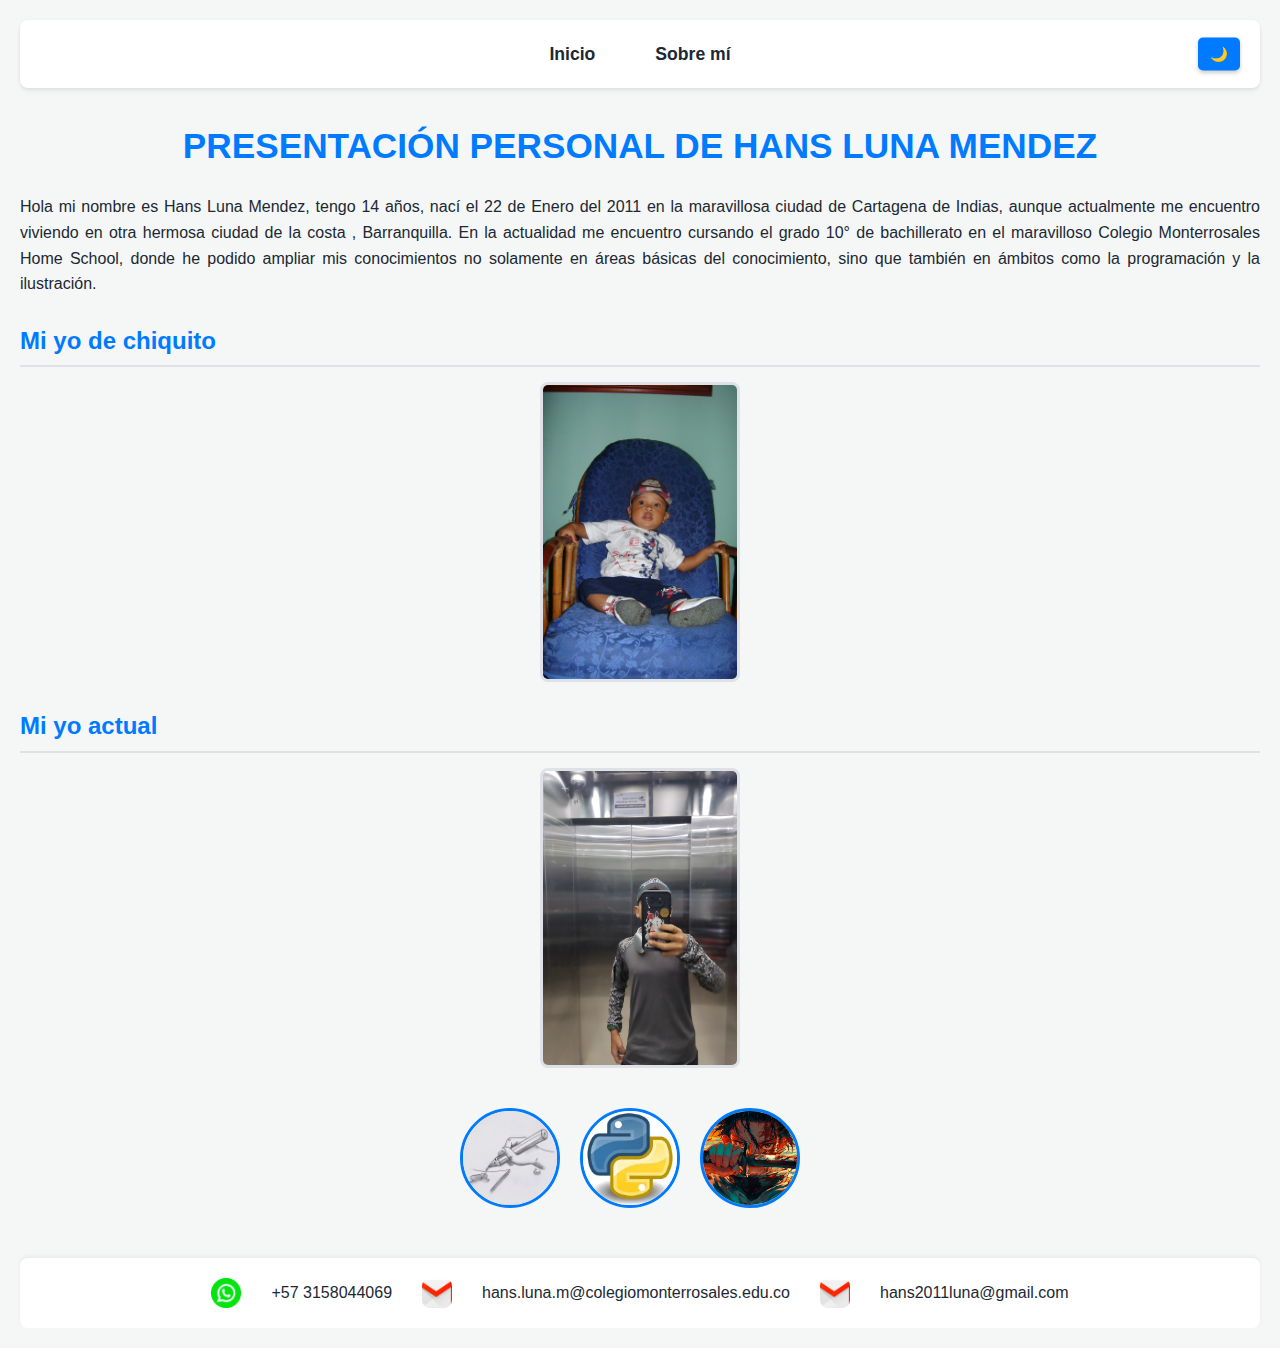
<file: Profundización/index.html>
<!DOCTYPE html>
<html lang="en">
<head>
    <meta charset="UTF-8">
    <meta name="viewport" content="width=device-width, initial-scale=1.0">
    <title>Presentación Personal Hans</title>
    <link rel="stylesheet" href="profundizacion Dw.css">
</head>
<body>
    <header>
       <nav>
            <ul>
                <li><a href="Profundización DW.html">Inicio</a></li>
                <li><a href="sobre mi.html">Sobre mí</a></li> 
            </ul>
        </nav> 
        <button class="dark-mode-toggle" id="darkModeToggle">Modo Oscuro 🌙</button>
    </header>

    <h1>PRESENTACIÓN PERSONAL DE HANS LUNA MENDEZ</h1>

    <P>Hola mi nombre es Hans Luna Mendez, tengo 14 años, nací el 22 de Enero del 2011 en la maravillosa ciudad de Cartagena de Indias, aunque actualmente me encuentro viviendo en otra hermosa ciudad de la costa , Barranquilla. En la actualidad me encuentro cursando el grado 10° de bachillerato en el maravilloso Colegio Monterrosales Home School, donde he podido ampliar mis conocimientos no solamente en áreas básicas del conocimiento, sino que también en ámbitos como la programación y la ilustración.</P>

    <h2>Mi yo de chiquito</h2>
    <img src="Hans c.JPG" alt="" width="200cm" height="300cm">
    <h2>Mi yo actual</h2>
    <img src="hans.jpg" alt="" width="200cm" height="300cm">

    <div class="current-images">
    <a href="Dibujos.html"><img src="dibujo.jpg" width="100cm" height="100cm"></a>
    <a href="Proyectos de Phyton.html"><img src="Phyton.webp" width="100cm" height="100cm"></a>
    <a href="Anime recomendation.html"  ><img src="Anime.png" width="100cm" height="100cm"></a><br>
    </div>
    
    <footer>
        <div class="contact-info">
            <img src="Whatsaap logo.webp" alt="Logo de WhatsApp" width="50" height="50">
            <span>+57 3158044069</span>
            <img src="gmail image.png" alt="" width="50" height="50">
            <span><a href="mailto:hans.luna.m@colegiomonterrosales.edu.co">hans.luna.m@colegiomonterrosales.edu.co</a></span>
            <img src="gmail image.png" alt="" width="50" height="50">
            <span><a href="mailto:hans2011luna@gmail.com">hans2011luna@gmail.com</a></span>
        </div>
    </footer>

    <script src="profundizacion.js"></script>
</body>
</html>
</file>
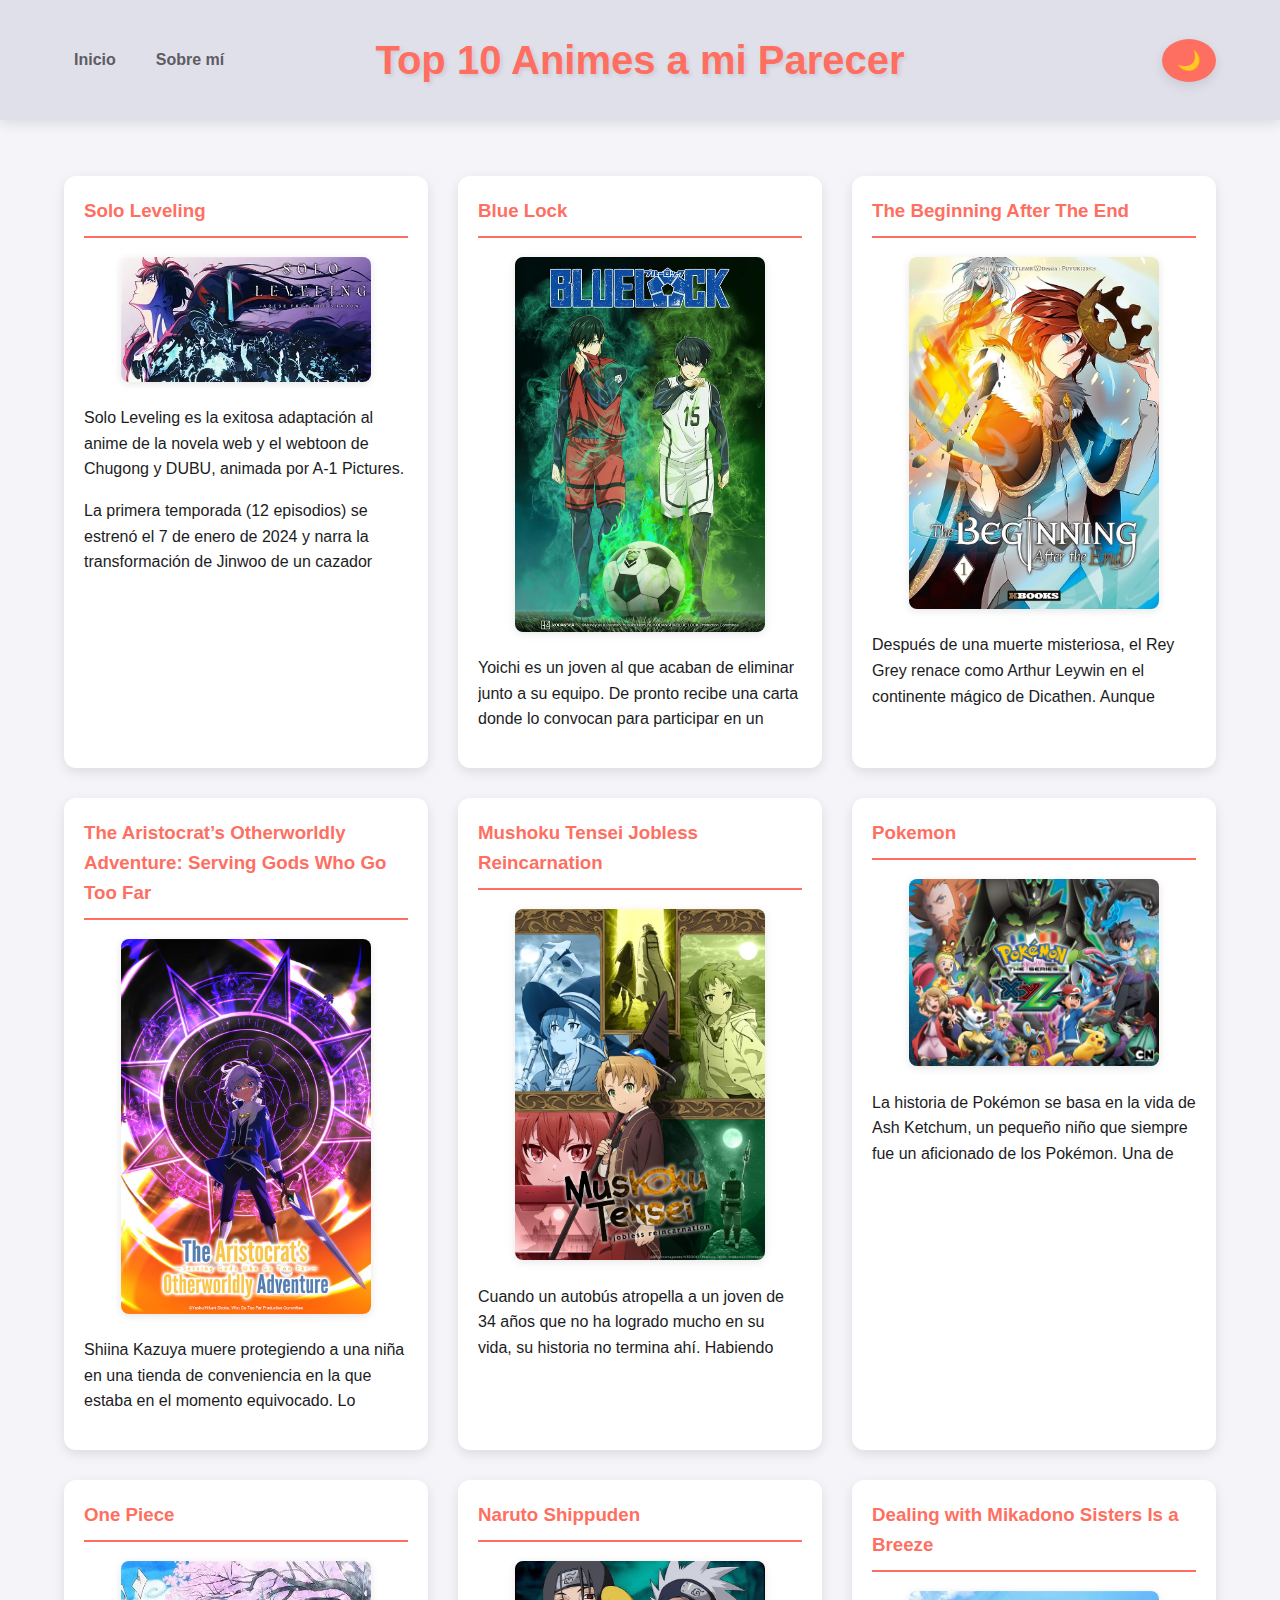
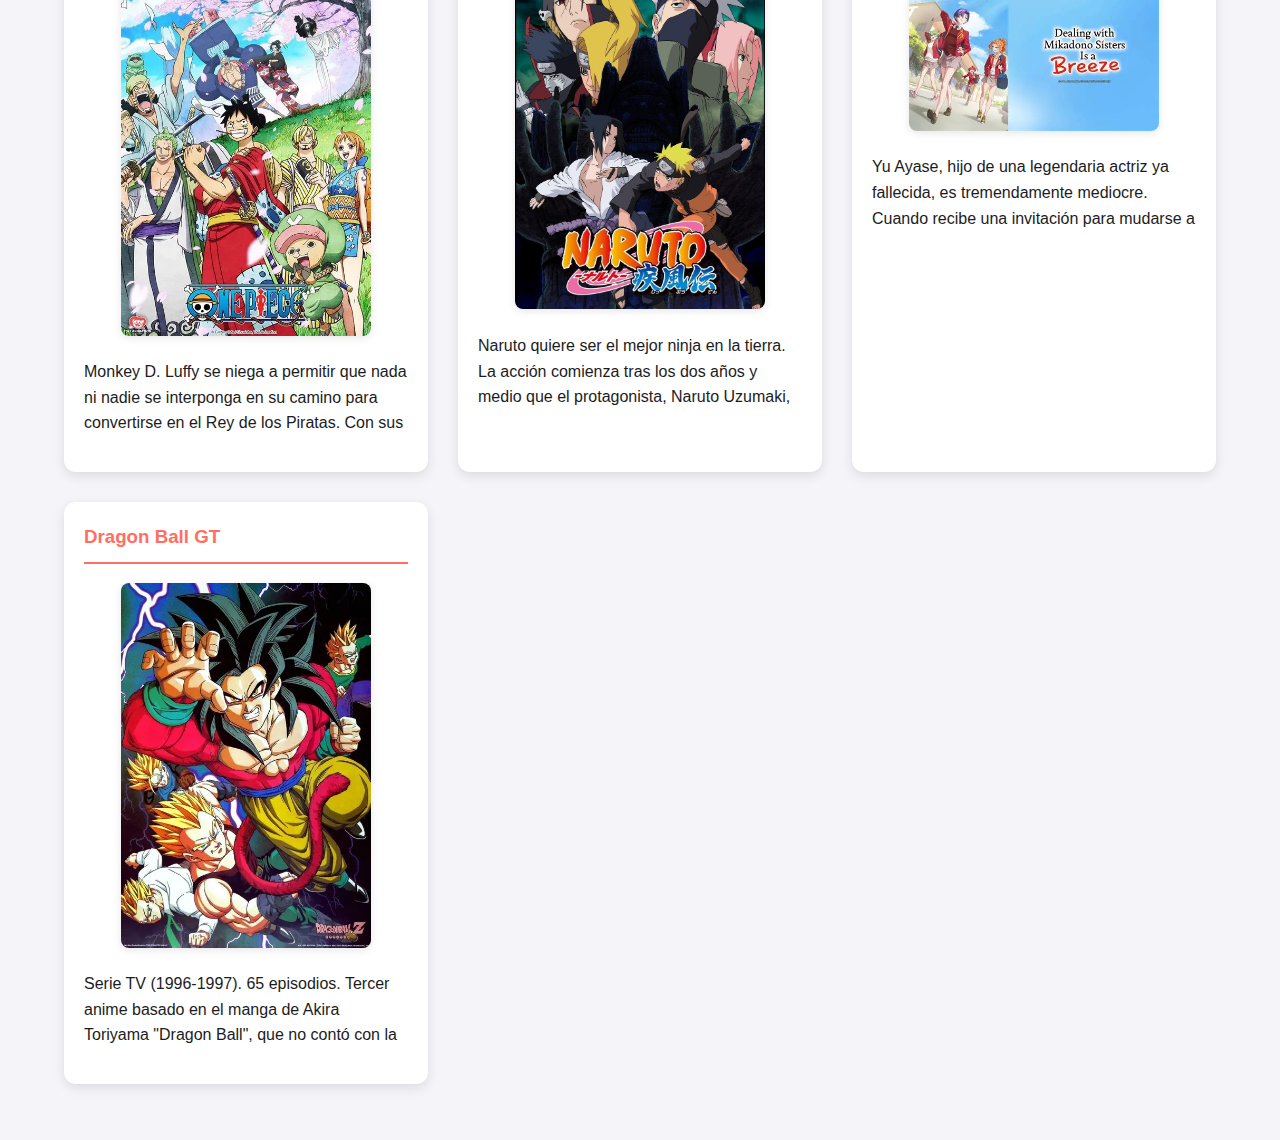
<file: Profundización/Anime recomendation.html>
<!DOCTYPE html>
<html lang="en">
<head>
    <meta charset="UTF-8">
    <meta name="viewport" content="width=device-width, initial-scale=1.0">
    <title>Recomendaciones de Animes</title>
    <link rel="stylesheet" href="Anime.css">
</head>
<body>
     <header>
        <nav>
            <ul>
                <li><a href="Profundización DW.html">Inicio</a></li>
                <li class="nav-item"><a href="sobre mi.html">Sobre mí</a></li>
            </ul>
        </nav>
        
        <h1 class="parallax-header">Top 10 Animes a mi Parecer</h1>
        <button class="dark-mode-toggle" id="darkModeToggle">
            <span id="dark-mode-icon">🌙</span> 
        </button>

    </header>

    <main>
        <ol class="opciones">
            <li class="anime-card">
                <article>
                    <h3>Solo Leveling</h3>
                    <figure>
                        <img src="solo leveling.webp" alt="Póster del anime Solo Leveling" width="200" height="200">
                    </figure>
                    <p>Solo Leveling es la exitosa adaptación al anime de la novela web y el webtoon de Chugong y DUBU, animada por A-1 Pictures. La historia sigue a Sung Jinwoo, el cazador más débil del mundo, que fue elegido por el misterioso "sistema" tras sobrevivir milagrosamente a una incursión mortal en una mazmorra. El sistema le permite subir de nivel más allá de los límites humanos, convirtiéndolo de presa en depredador mientras descubre la oscura verdad que se esconde tras las mazmorras infestadas de monstruos.</p>
                    <p>La primera temporada (12 episodios) se estrenó el 7 de enero de 2024 y narra la transformación de Jinwoo de un cazador indefenso de rango E a una fuerza imparable. Solo Leveling Segunda Temporada -Surge desde las Sombras- (13 episodios) aumenta la tensión cuando Jinwoo domina sus habilidades de nigromante y dirige un ejército de sombras mientras oculta su verdadero poder a sus compañeros cazadores. Su misión definitiva: salvar a su madre y asegurar el futuro de su familia.</p>
                </article>
            </li>
            <li class="anime-card">
                <article>
                    <h3>Blue Lock</h3>
                    <figure>
                        <img src="blue lock.jpe" alt="Póster del anime Blue Lock" width="200" height="300">
                    </figure>
                    <p>Yoichi es un joven al que acaban de eliminar junto a su equipo. De pronto recibe una carta donde lo convocan para participar en un extraño experimento sobre fútbol.</p>
                </article>
            </li>
            <li class="anime-card">
                <article>
                    <h3>The Beginning After The End</h3>
                    <figure>
                        <img src="the begining after the end.jpg" alt="Póster del anime The Beginning After The End" width="200" height="300">
                    </figure>
                    <p>Después de una muerte misteriosa, el Rey Grey renace como Arthur Leywin en el continente mágico de Dicathen. Aunque comienza su segunda vida como un bebé, conserva su sabiduría pasada. Arthur comienza a dominar la magia y a forjar su propio camino a medida que pasan los años, buscando corregir los errores de su vida pasada.</p>
                </article>
            </li>
            <li class="anime-card">
                <article>
                    <h3>The Aristocrat’s Otherworldly Adventure: Serving Gods Who Go Too Far</h3>
                    <figure>
                        <img src="cain.jpg" alt="Póster del anime The Aristocrat’s Otherworldly Adventure" width="200" height="300">
                    </figure>
                    <p>Shiina Kazuya muere protegiendo a una niña en una tienda de conveniencia en la que estaba en el momento equivocado. Lo siguiente que sabe es que está en el tipo de mundo con el que solo ha soñado: ¡un mundo de magia y espadas! Se ha reencarnado como Cain von Silford, el tercer hijo de una familia aristocrática, y rápidamente se interesa por las muchas cosas que ve. Luego, en su quinto cumpleaños, es bautizado en una iglesia según la tradición... ¡y los dioses le otorgan varias bendiciones divinas, junto con estadísticas que solo podrían describirse como inusuales y extraordinarias! En su vida reencarnada, cuando se trata de cosas como batallas, romance y estudios, ¿Aparentemente estar un poco roto es lo normal? Cuando hace el esfuerzo habitual para hacer las cosas de manera puntual y adecuada, solo se mete en problemas... ¡Así comienza la caótica vida de Caín en otro mundo!</p>
                </article>
            </li>
            <li class="anime-card">
                <article>
                    <h3>Mushoku Tensei Jobless Reincarnation</h3>
                    <figure>
                        <img src="rudius.webp" alt="Póster del anime Mushoku Tensei Jobless Reincarnation" width="200" height="300">
                    </figure>
                    <p>Cuando un autobús atropella a un joven de 34 años que no ha logrado mucho en su vida, su historia no termina ahí. Habiendo reencarnado en un niño, Rudy aprovechará cada oportunidad para vivir la vida que siempre quiso. ¡Con la ayuda de sus amigos, unas habilidades mágicas recién adquiridas, y el coraje para hacer las cosas que siempre ha soñado, se embarca en una aventura épica, con su experiencia pasada intacta!</p>
                </article>
            </li>
            <li class="anime-card">
                <article>
                    <h3>Pokemon</h3>
                    <figure>
                        <img src="pokemon.jpg" alt="Póster del anime Pokemon" width="300" height="200">
                    </figure>
                    <p>La historia de Pokémon se basa en la vida de Ash Ketchum, un pequeño niño que siempre fue un aficionado de los Pokémon. Una de sus grandes metas es ser el mejor Maestro de Pokémon que puede existir, gracias a su firme gusto por las batallas y las luchas. Para lograr sus propósitos, Ash debía cumplir con muchos viajes y misiones un tanto complejas.</p>
                </article>
            </li>
            <li class="anime-card">
                <article>
                    <h3>One Piece</h3>
                    <figure>
                        <img src="one piece.webp" alt="Póster del anime One Piece" width="200" height="300">
                    </figure>
                    <p>Monkey D. Luffy se niega a permitir que nada ni nadie se interponga en su camino para convertirse en el Rey de los Piratas. Con sus poderes otorgados por la sobrenatural Fruta del Diablo, el joven y enérgico pirata busca el tesoro legendario conocido como One Piece. Él trazará un rumbo hacia las traicioneras aguas de Grand Line y reclutará un grupo variopinto para conformar sus Piratas de Sombrero de Paja. ¡Este es un capitán que nunca echará anclas hasta que él y sus amigos alcancen sus sueños!</p>
                </article>
            </li>
            <li class="anime-card">
                <article>
                    <h3>Naruto Shippuden</h3>
                    <figure>
                        <img src="naruto.jpg" alt="Póster del anime Naruto Shippuden" width="200" height="300">
                    </figure>
                    <p>Naruto quiere ser el mejor ninja en la tierra. La acción comienza tras los dos años y medio que el protagonista, Naruto Uzumaki, ha pasado entrenando con su maestro Jiraiya. En ella reaparecen todos los personajes de la serie anterior pero con más experiencia y fuerza. Además, la Organización Akatsuki entra en acción, tras su breve aparición en la parte anterior, y se revelan sus objetivos.</p>
                </article>
            </li>
            <li class="anime-card">
                <article>
                    <h3>Dealing with Mikadono Sisters Is a Breeze</h3>
                    <figure>
                        <img src="mikadono.webp" alt="Póster del anime Dealing with Mikadono Sisters Is a Breeze" width="300" height="200">
                    </figure>
                    <p>Yu Ayase, hijo de una legendaria actriz ya fallecida, es tremendamente mediocre. Cuando recibe una invitación para mudarse a casa de una amiga de su madre, Yu se sorprende al descubrir que vivirá con tres hermanas superdotadas que son tan hermosas como inteligentes... y que gobiernan su nuevo instituto como las Tres Emperadoras. ¿Conseguirá Yu derretir los fríos corazones de las hermanas y cumplir el último deseo de su madre, que forme una familia feliz?</p>
                </article>
            </li>
            <li class="anime-card">
                <article>
                    <h3>Dragon Ball GT</h3>
                    <figure>
                        <img src="dragon ball gt.webp" alt="Póster del anime Dragon Ball GT" width="200" height="300">
                    </figure>
                    <p>Serie TV (1996-1997). 65 episodios. Tercer anime basado en el manga de Akira Toriyama "Dragon Ball", que no contó con la implicación de su creador y fué hecho directamente por la productora Toei Animation. La historia nos mostraba cómo Goku volvía por una maldición a su más tierna infancia -aunque conservando todo su poder- y, acompañado por Trunks -hijo de Vegeta y Bulma- y Pan, nieta del propio protagonista, debía volver a su tamaño normal recuperando las siete Bolas de Dragón. Consta de varias etapas: Dragones, Baby Vegeta y Super-17.</p>
                </article>
            </li>
        </ol>
    </main>
    <script src="Anime.js"></script>
</body>
</html>
</file>
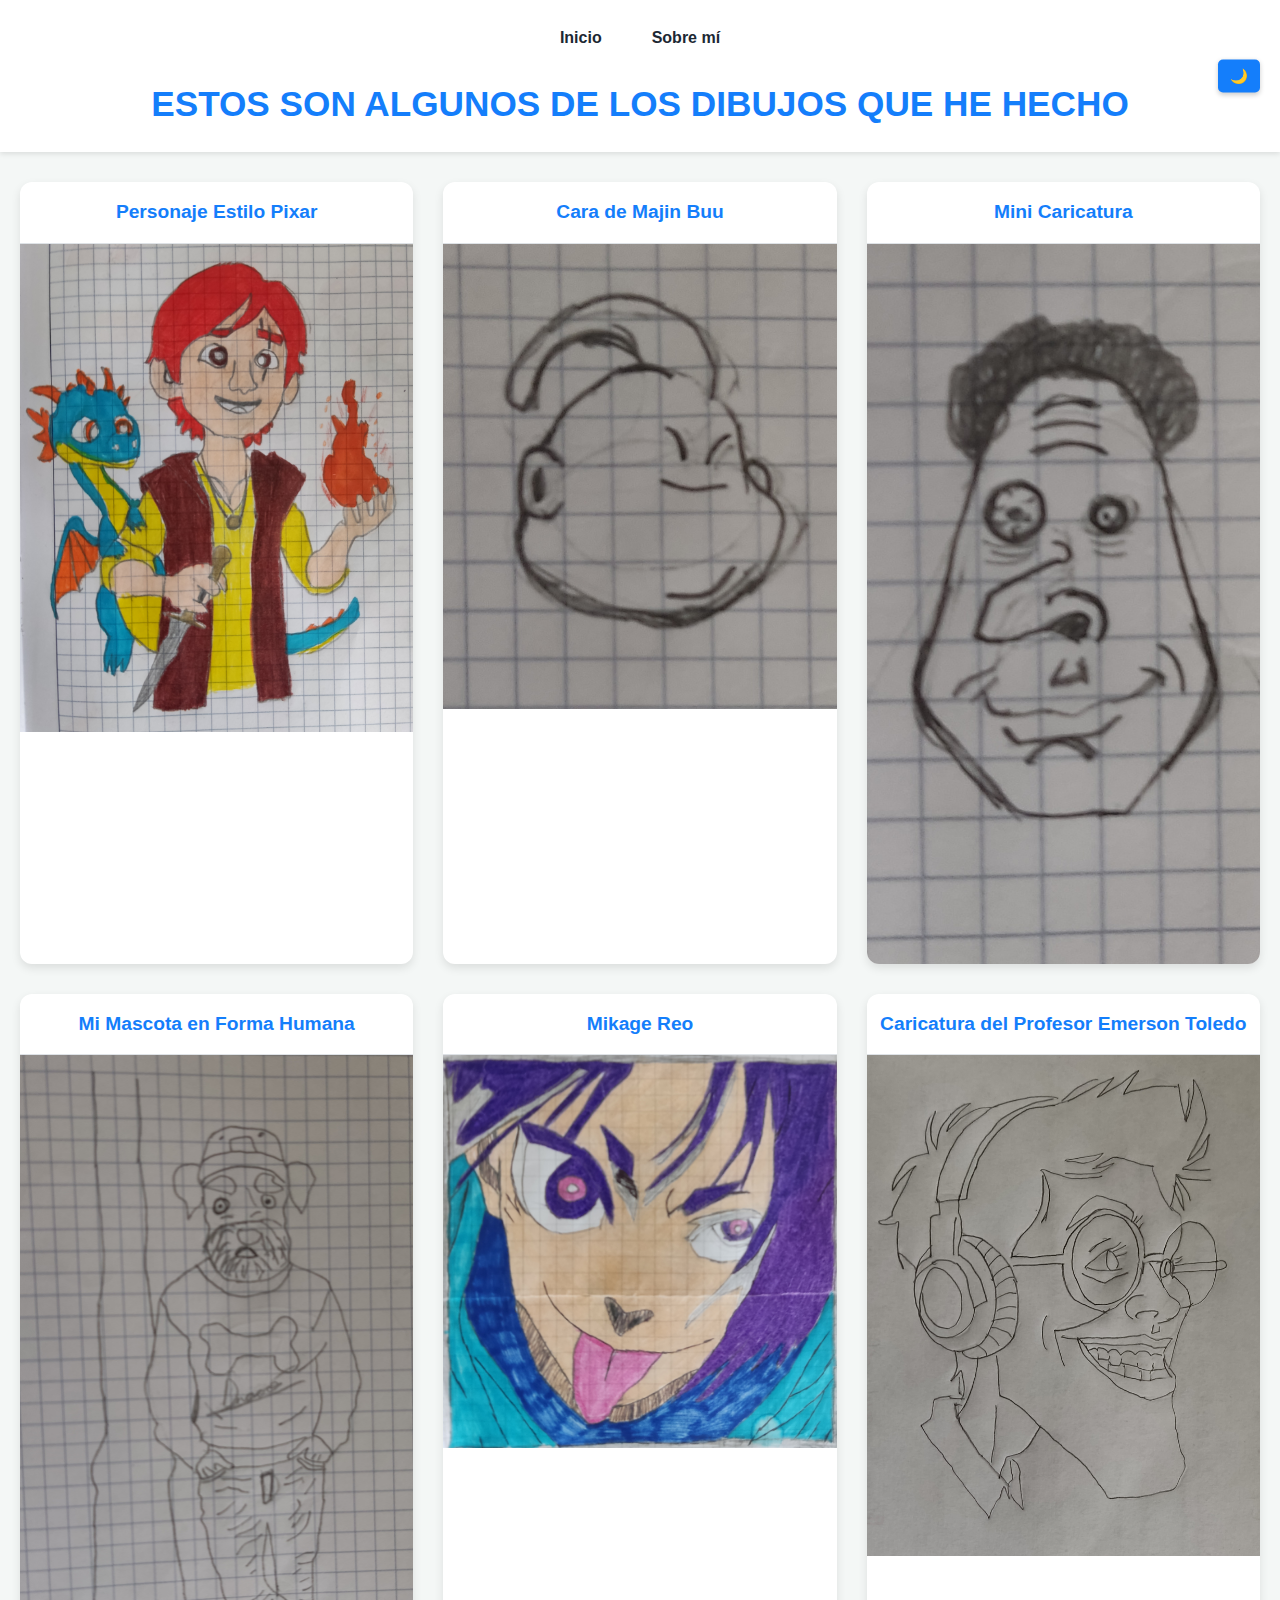
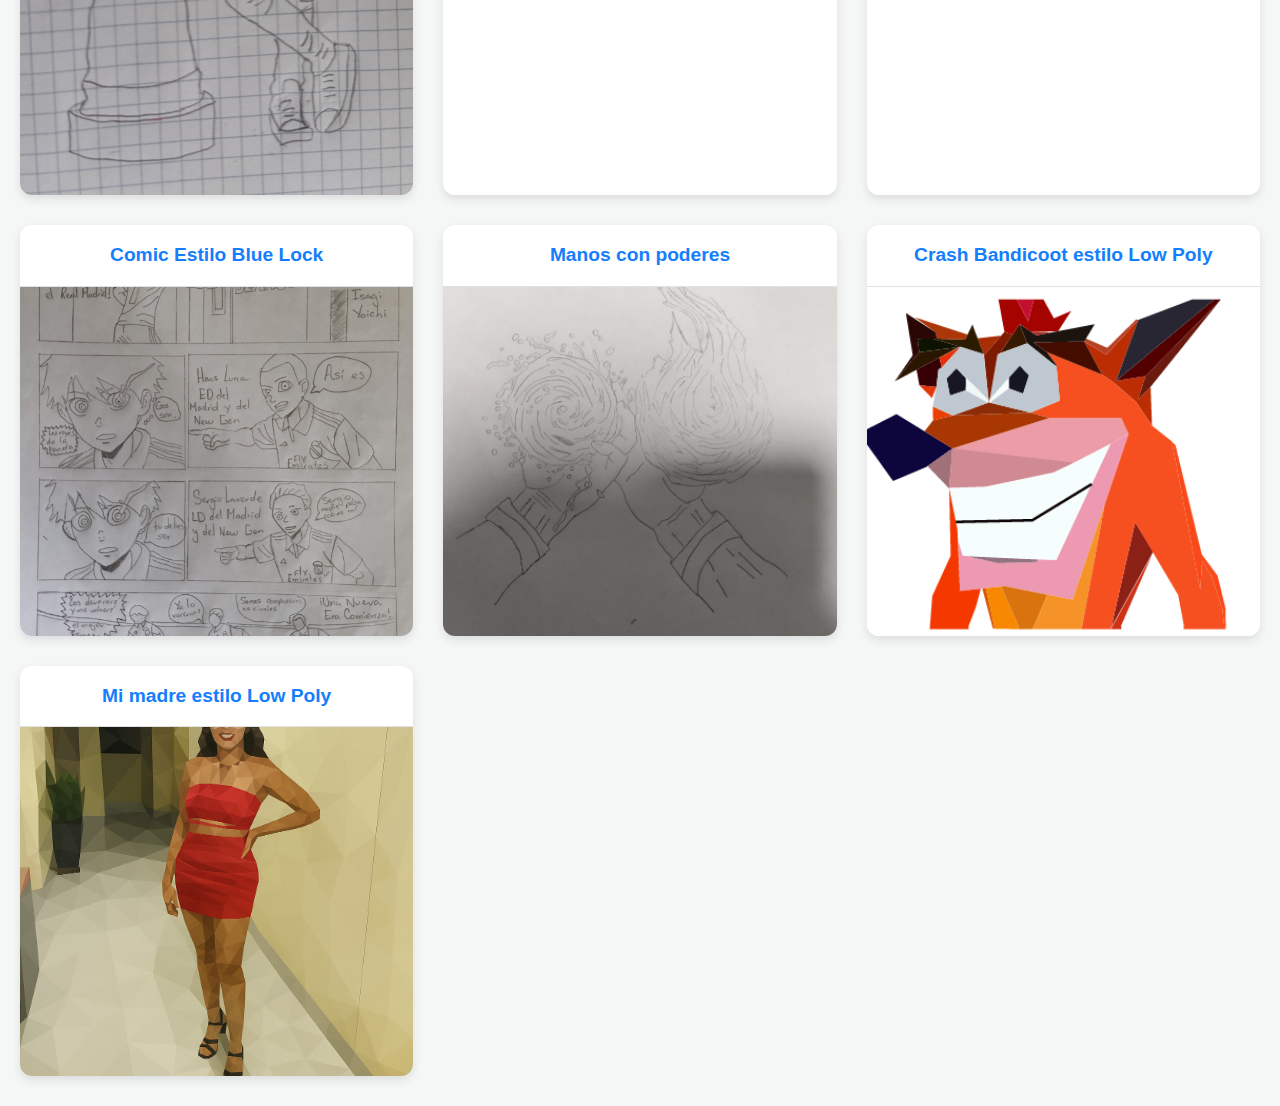
<file: Profundización/Dibujos.html>
<!DOCTYPE html>
<html lang="en">
<head>
    <meta charset="UTF-8">
    <meta name="viewport" content="width=device-width, initial-scale=1.0">
    <title>Dibujos</title>
    <link rel="stylesheet" href="Dibujos.css">
</head>
<body>
     <header>
        <nav>
            <ul>
                <li><a href="Profundización DW.html">Inicio</a></li>
                <li><a href="sobre mi.html">Sobre mí</a></li>
            </ul>
        </nav>
        <button class="dark-mode-toggle" id="darkModeToggle">Modo Oscuro 🌙</button>
        <h1>ESTOS SON ALGUNOS DE LOS DIBUJOS QUE HE HECHO</h1>
    </header>

    <main>
        <section class="gallery">
            <ol>
                <li>
                    <figure>
                        <h3>Personaje Estilo Pixar</h3>
                        <img src="Pixar.jpg" alt="Dibujo de un personaje al estilo de Pixar" width="300" height="300">
                    </figure>
                </li>
                <li>
                    <figure>
                        <h3>Cara de Majin Buu</h3>
                        <img src="Majin Buu.jpg" alt="Dibujo de la cara de Majin Buu" width="300" height="300">
                    </figure>
                </li>
                <li>
                    <figure>
                        <h3>Mini Caricatura</h3>
                        <img src="Caricatura.jpg" alt="Dibujo de una mini caricatura" width="300" height="300">
                    </figure>
                </li>
                <li>
                    <figure>
                        <h3>Mi Mascota en Forma Humana</h3>
                        <img src="Draco.jpg" alt="Dibujo de la mascota del autor en forma humana" width="300" height="300">
                    </figure>
                </li>
                <li>
                    <figure>
                        <h3>Mikage Reo</h3>
                        <img src="Reo.jpg" alt="Dibujo del personaje Mikage Reo" width="300" height="300">
                    </figure>
                </li>
                <li>
                    <figure>
                        <h3>Caricatura del Profesor Emerson Toledo</h3>
                        <img src="Profe.jpg" alt="Caricatura del profesor Emerson Toledo" width="300" height="300">
                    </figure>
                </li>
                <li>
                    <figure>
                        <h3>Comic Estilo Blue Lock</h3>
                        <img src="Comic.jpg" alt="Cómic estilo Blue Lock" width="550" height="550">
                    </figure>
                </li>
                <li>
                    <figure>
                        <h3>Manos con poderes</h3>
                        <img src="Mano con poderes.jpg" alt="" width="550" height="550">
                    </figure>
                </li>
                
                <li>
                    <figure>
                        <h3>Crash Bandicoot estilo Low Poly</h3>
                        <img src="crash bandicoot.PNG" alt="" width="550" height="550">
                    </figure>
                </li>
                
                <li>
                    <figure>
                        <h3>Mi madre estilo Low Poly</h3>
                        <img src="mami.png" alt="" width="550" height="550">
                    </figure>
                </li>
            </ol>
        </section>
    </main>
    <script src="Dibujos.js"></script>
</body>
</html>
</file>
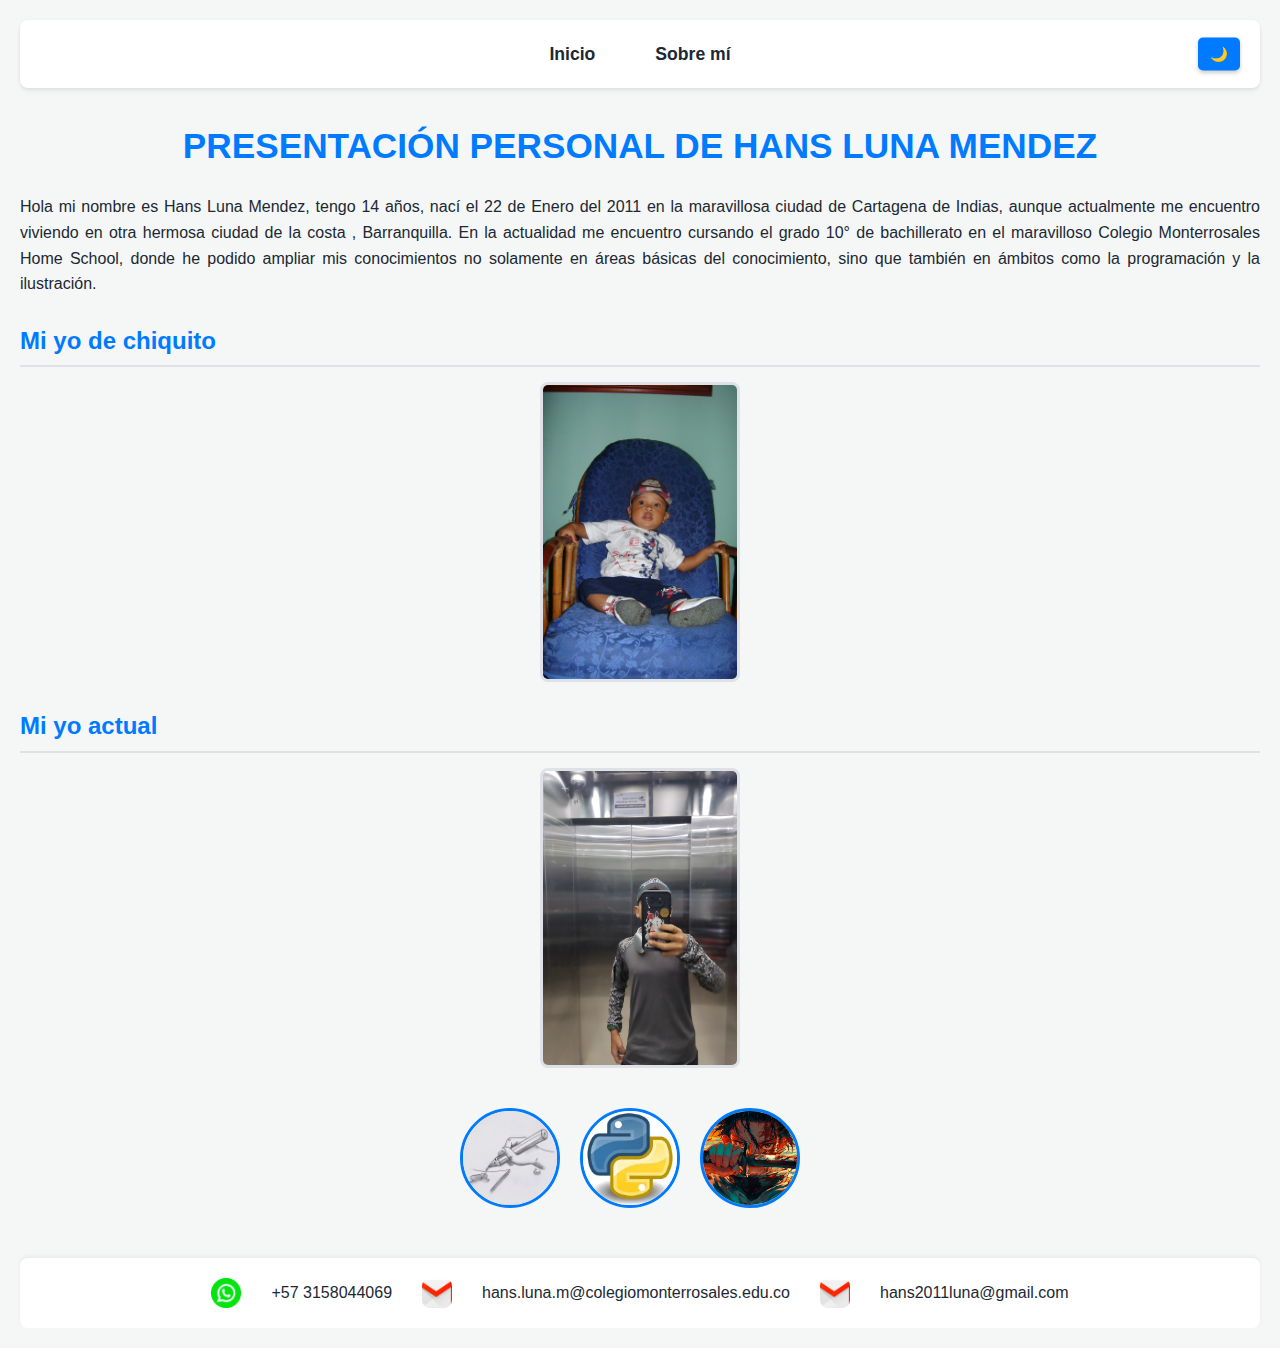
<file: Profundización/index.html.html>
<!DOCTYPE html>
<html lang="en">
<head>
    <meta charset="UTF-8">
    <meta name="viewport" content="width=device-width, initial-scale=1.0">
    <title>Presentación Personal Hans</title>
    <link rel="stylesheet" href="profundizacion Dw.css">
</head>
<body>
    <header>
       <nav>
            <ul>
                <li><a href="Profundización DW.html">Inicio</a></li>
                <li><a href="sobre mi.html">Sobre mí</a></li> 
            </ul>
        </nav> 
        <button class="dark-mode-toggle" id="darkModeToggle">Modo Oscuro 🌙</button>
    </header>

    <h1>PRESENTACIÓN PERSONAL DE HANS LUNA MENDEZ</h1>

    <P>Hola mi nombre es Hans Luna Mendez, tengo 14 años, nací el 22 de Enero del 2011 en la maravillosa ciudad de Cartagena de Indias, aunque actualmente me encuentro viviendo en otra hermosa ciudad de la costa , Barranquilla. En la actualidad me encuentro cursando el grado 10° de bachillerato en el maravilloso Colegio Monterrosales Home School, donde he podido ampliar mis conocimientos no solamente en áreas básicas del conocimiento, sino que también en ámbitos como la programación y la ilustración.</P>

    <h2>Mi yo de chiquito</h2>
    <img src="Hans c.JPG" alt="" width="200cm" height="300cm">
    <h2>Mi yo actual</h2>
    <img src="hans.jpg" alt="" width="200cm" height="300cm">

    <div class="current-images">
    <a href="Dibujos.html"><img src="dibujo.jpg" width="100cm" height="100cm"></a>
    <a href="Proyectos de Phyton.html"><img src="Phyton.webp" width="100cm" height="100cm"></a>
    <a href="Anime recomendation.html"  ><img src="Anime.png" width="100cm" height="100cm"></a><br>
    </div>
    
    <footer>
        <div class="contact-info">
            <img src="Whatsaap logo.webp" alt="Logo de WhatsApp" width="50" height="50">
            <span>+57 3158044069</span>
            <img src="gmail image.png" alt="" width="50" height="50">
            <span><a href="mailto:hans.luna.m@colegiomonterrosales.edu.co">hans.luna.m@colegiomonterrosales.edu.co</a></span>
            <img src="gmail image.png" alt="" width="50" height="50">
            <span><a href="mailto:hans2011luna@gmail.com">hans2011luna@gmail.com</a></span>
        </div>
    </footer>

    <script src="profundizacion.js"></script>
</body>
</html>
</file>
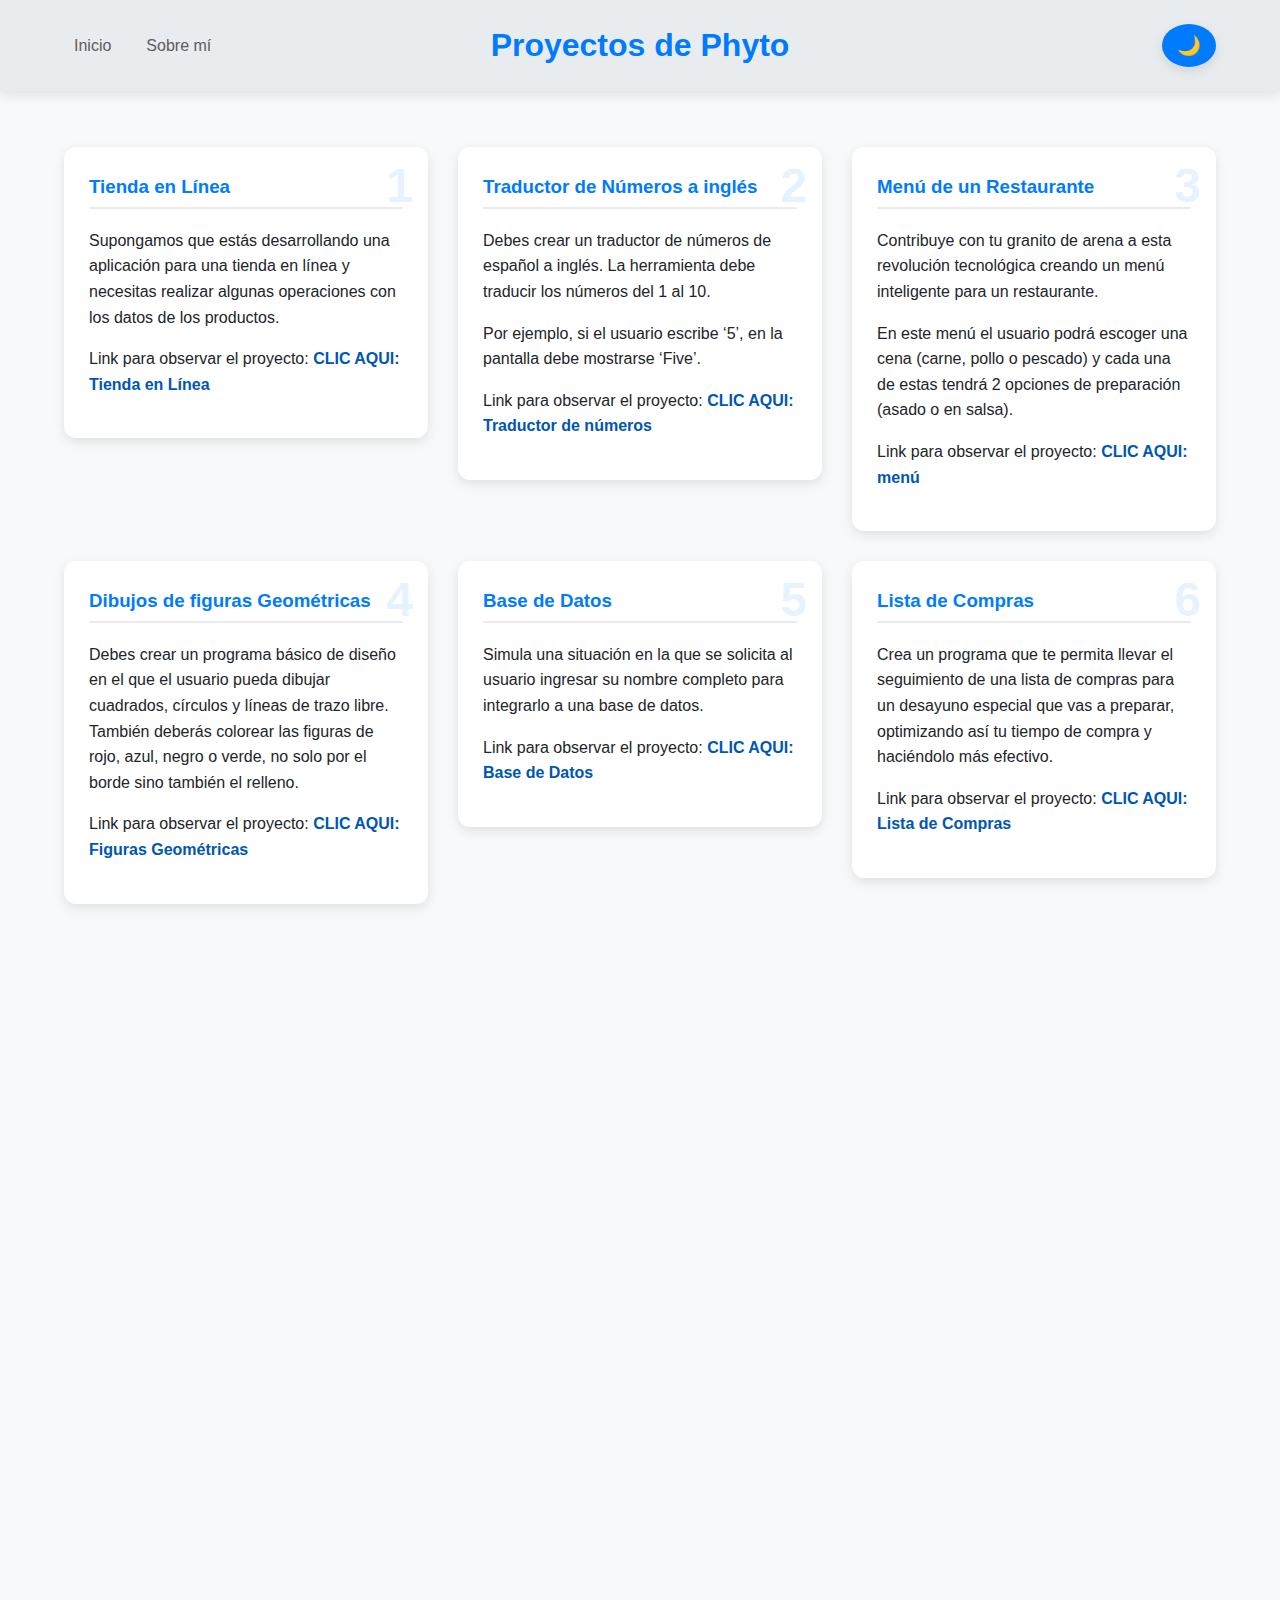
<file: Profundización/Proyectos de Phyton.html>
<!DOCTYPE html>
<html lang="en">
<head>
    <meta charset="UTF-8">
    <meta name="viewport" content="width=device-width, initial-scale=1.0">
    <title>Phyton</title>
    <link rel="stylesheet" href="Phyton.css">
</head>
<body>
    <header>
        <nav>
            <ul>
                <li><a href="Profundización DW.html">Inicio</a></li>
                <li><a href="sobre mi.html">Sobre mí</a></li>
            </ul>
        </nav>
        <h1>Proyectos de Phyto</h1>
         <button class="dark-mode-toggle" id="darkModeToggle">
            <span id="dark-mode-icon">🌙</span> 
        </button>

    </header>

    <main>
        <section class="projects">
            <ol>
                <li>
                    <article>
                        <h3>Tienda en Línea</h3>
                        <p>Supongamos que estás desarrollando una aplicación para una tienda en línea y necesitas realizar algunas operaciones con los datos de los productos.</p>
                        <p>
                            Link para observar el proyecto:
                            <a href="https://colab.research.google.com/drive/1MrmB653Jd0oU6-_2L6XtzXBahuHIrn72" target="_blank">CLIC AQUI: Tienda en Línea</a>
                        </p>
                    </article>
                </li>
                <li>
                    <article>
                        <h3>Traductor de Números a inglés</h3>
                        <p>Debes crear un traductor de números de español a inglés. La herramienta debe traducir los números del 1 al 10.</p>
                        <p>Por ejemplo, si el usuario escribe ‘5’, en la pantalla debe mostrarse ‘Five’.</p>
                        <p>
                            Link para observar el proyecto:
                            <a href="https://colab.research.google.com/drive/1Psxy-GC8KQBDVgfERGfUtt9c8lU2f8yH" target="_blank">CLIC AQUI: Traductor de números</a>
                        </p>
                    </article>
                </li>
                <li>
                    <article>
                        <h3>Menú de un Restaurante</h3>
                        <p>Contribuye con tu granito de arena a esta revolución tecnológica creando un menú inteligente para un restaurante.</p>
                        <p>En este menú el usuario podrá escoger una cena (carne, pollo o pescado) y cada una de estas tendrá 2 opciones de preparación (asado o en salsa).</p>
                        <p>
                            Link para observar el proyecto:
                            <a href="https://colab.research.google.com/drive/1AUmoM5_Elio2MuXMIl5eX144PIn8jb-Z" target="_blank">CLIC AQUI: menú</a>
                        </p>
                    </article>
                </li>
                <li>
                    <article>
                        <h3>Dibujos de figuras Geométricas</h3>
                        <p>Debes crear un programa básico de diseño en el que el usuario pueda dibujar cuadrados, círculos y líneas de trazo libre. También deberás colorear las figuras de rojo, azul, negro o verde, no solo por el borde sino también el relleno.</p>
                        <p>
                            Link para observar el proyecto:
                            <a href="https://replit.com/@hanslunam/NumbCrowdedScales" target="_blank">CLIC AQUI: Figuras Geométricas</a>
                        </p>
                    </article>
                </li>
                <li>
                    <article>
                        <h3>Base de Datos</h3>
                        <p>Simula una situación en la que se solicita al usuario ingresar su nombre completo para integrarlo a una base de datos.</p>
                        <p>
                            Link para observar el proyecto:
                            <a href="https://colab.research.google.com/drive/14ugBXd3ZvzeKl6_iqzGtiTgNMn0LLBPA" target="_blank">CLIC AQUI: Base de Datos</a>
                        </p>
                    </article>
                </li>
                <li>
                    <article>
                        <h3>Lista de Compras</h3>
                        <p>Crea un programa que te permita llevar el seguimiento de una lista de compras para un desayuno especial que vas a preparar, optimizando así tu tiempo de compra y haciéndolo más efectivo.</p>
                        <p>
                            Link para observar el proyecto:
                            <a href="https://colab.research.google.com/drive/1xSyN6uz_UlHE8wIsJx6OSemagks3dJFF" target="_blank">CLIC AQUI: Lista de Compras</a>
                        </p>
                    </article>
                </li>
                <li>
                    <article>
                        <h3>Seguimiento de Notas</h3>
                        <p>Crea un programa en el que se realice el seguimiento de las notas académicas de un estudiante utilizando una tupla, ya que los elementos contenidos en ella no permiten adicionar información o modificarla y como son notas finales, no se pueden manipular.</p>
                        <p>
                            Link para observar el proyecto:
                            <a href="https://colab.research.google.com/drive/1AC4YWCu-MRxwm-SN2sdTx1e8iYGqqwjd" target="_blank">CLIC AQUI: Seguimiento de Notas</a>
                        </p>
                    </article>
                </li>
                <li>
                    <article>
                        <h3>Promedio de Notas</h3>
                        <p>En este reto el programa solicitará al profesor ingresar la cantidad de notas que desea promediar. Luego, en un ciclo for, se solicitará al usuario ingresar las notas una por una y estas se sumarán en la variable suma_notas. Después del ciclo se debe calcular el promedio dividiendo el resultado de la suma entre la cantidad de notas ingresadas.</p>
                        <p>
                            Link para observar el proyecto:
                            <a href="https://colab.research.google.com/drive/1Yjb3fNAQaJFh9Mpy-_RIpRVrshUuUz__" target="_blank">CLIC AQUI: Promedio de Notas</a>
                        </p>
                    </article>
                </li>
                <li>
                    <article>
                        <h3>Adivina el Número</h3>
                        <p>En este nuevo reto se desea crear un programa en donde se juega a adivinar un número generado aleatoriamente.</p>
                        <p>
                            Link para observar el proyecto:
                            <a href="https://colab.research.google.com/drive/1hnxlWFqa3VnpoLxmzoRKC00Qq2cPxSFO#scrollTo=K3vS_C-TI9_L&uniqifier=1" target="_blank">CLIC AQUI: Adivina el Número</a>
                        </p>
                    </article>
                </li>
                <li>
                    <article>
                        <h3>Suma de Números</h3>
                        <p>Realiza un programa en el que se le pregunte un número al usuario. El programa deberá sumar todos los números positivos que el usuario escriba, pero si ingresa un número negativo, entonces deberá mostrar la suma total de la operación anterior, se despedirá y se finalizará el programa.</p>
                        <p>
                            Link para observar el proyecto:
                            <a href="https://colab.research.google.com/drive/1vph6R5V0gqaPZwCPgsqhJ6VtXm6UjSN4" target="_blank">CLIC AQUI: Suma de Números</a>
                        </p>
                    </article>
                </li>
                <li>
                    <article>
                        <h3>Sistema de Control Vacacional Rappi</h3>
                        <p>Realiza un programa en el que el usuario pueda ingresar su nombre, el departamento al que pertenece y cuántos años lleva trabajando en Rappi, y basándose en esta información le corresponde cierto número de días de vacaciones.</p>
                        <p>
                            Link para observar el proyecto:
                            <a href="https://colab.research.google.com/drive/1wdgabd8iuA9LPrJCvErfg9-5PuYgERvq" target="_blank">CLIC AQUI: Sistema Vacacional</a>
                        </p>
                    </article>
                </li>
                <li>
                    <article>
                        <h3>Programa Para Determinar si un Número es Impar o Par</h3>
                        <p>Realiza un programa en el que el usuario introduzca un número y la computadora le indique si es un número par o impar.</p>
                        <p>
                            Link para observar el proyecto:
                            <a href="https://colab.research.google.com/drive/1B5Mm7MyIfbgJIdW4rkoirJ-Sqj5y-E_5" target="_blank">CLIC AQUI: Número Par o Impar</a>
                        </p>
                    </article>
                </li>
                <li>
                    <article>
                        <h3>Programa que determinar ¿Cuál es el número más grande de tres números?</h3>
                        <p>Realiza un programa en el que el usuario introduzca tres números y la computadora indique cuál es el mayor de los tres.</p>
                        <p>
                            Link para observar el proyecto:
                            <a href="https://colab.research.google.com/drive/1o96yZKM8g12MJ2bSKuAi2Xo-zy6wfUP1" target="_blank">CLIC AQUI: Número Mayor de los Tres</a>
                        </p>
                    </article>
                </li>
                <li>
                    <article>
                        <h3>Calculadora con una Sola Variable</h3>
                        <p>Realiza un programa en el que el usuario introduzca el número de la operación matemática que quiere realizar y luego los dos números que quiere operar.</p>
                        <p>
                            Link para observar el proyecto:
                            <a href="https://colab.research.google.com/drive/1p-15mfpFWQSJ3_oyFbA81UDvLoHzfhwD" target="_blank">CLIC AQUI: Calculadora</a>
                        </p>
                    </article>
                </li>
                <li>
                    <article>
                        <h3>Sucesiones de Fibonacci</h3>
                        <p>Realiza un programa en el que se pueda observar las soluciones de Fibonacci hasta el número 1597.</p>
                        <p>
                            Link para observar el proyecto:
                            <a href="https://colab.research.google.com/drive/1qaevxJtCQhwQ8SlnaHoX7Fc0FWZTaeYf" target="_blank">CLIC AQUI: Sucesiones de Fibonacci</a>
                        </p>
                    </article>
                </li>
                <li>
                    <article>
                        <h3>Red Social</h3>
                        <p>Realiza una simulación de una red social, donde el usuario introduzca su nombre, el tipo de publicación que subió, cuántos likes obtuvo y de acuerdo a esto cuántos suscriptores va a tener. Esto se seguirá cumpliendo hasta que el usuario escoja la opción salir.</p>
                        <p>
                            Link para observar el proyecto:
                            <a href="https://colab.research.google.com/drive/1eTTUPEq_pftFR9KhBDSCTmdos5Rq4eWB" target="_blank">CLIC AQUI: Red Social</a>
                        </p>
                    </article>
                </li>
                <li>
                    <article>
                        <h3>Simulación de una Fábrica</h3>
                        <p>Realiza una simulación de una fábrica donde el usuario comience con una cantidad exacta de dinero y materia prima. Donde él pueda escoger cuál producto y cuantas unidades de este quiere producir.</p>
                        <p>
                            Link para observar el proyecto:
                            <a href="https://colab.research.google.com/drive/1zMl-byrqxkMNkmOgeuQKX2G8twzPDEpS" target="_blank">CLIC AQUI: Fábrica</a>
                        </p>
                    </article>
                </li>
            </ol>
        </section>
    </main>
    <script src="Phyton.js"></script>
</body>
</html>
</file>
<file: Profundización/profundizacion Dw.css>
:root {
    --color-fondo-claro: #f4f7f6;
    --color-texto-claro: #1c2833;
    --color-primario-claro: #007bff;
    --color-secundario-claro: #6c757d;
    --color-navegacion-claro: #ffffff;
    --color-borde-claro: #dee2e6;

    --color-fondo-oscuro: #1c2833;
    --color-texto-oscuro: #f4f7f6;
    --color-primario-oscuro: #85c1e9;
    --color-secundario-oscuro: #adb5bd;
    --color-navegacion-oscuro: #2c3e50;
    --color-borde-oscuro: #34495e;

    --color-fondo: var(--color-fondo-claro);
    --color-texto: var(--color-texto-claro);
    --color-primario: var(--color-primario-claro);
    --color-secundario: var(--color-secundario-claro);
    --color-navegacion: var(--color-navegacion-claro);
    --color-borde: var(--color-borde-claro);
}

body.dark-mode {
    --color-fondo: var(--color-fondo-oscuro);
    --color-texto: var(--color-texto-oscuro);
    --color-primario: var(--color-primario-oscuro);
    --color-secundario: var(--color-secundario-oscuro);
    --color-navegacion: var(--color-navegacion-oscuro);
    --color-borde: var(--color-borde-oscuro);
}


* {
    box-sizing: border-box;
    margin: 0;
    padding: 0;
}

body {
    font-family: 'Arial', sans-serif;
    line-height: 1.6;
    background-color: var(--color-fondo);
    color: var(--color-texto);
    padding: 20px;
    transition: background-color 0.3s, color 0.3s;
}


header {
    background-color: var(--color-navegacion);
    padding: 15px 0;
    box-shadow: 0 2px 4px rgba(0, 0, 0, 0.1);
    margin-bottom: 30px;
    border-radius: 8px;
    transition: background-color 0.3s;
    position: relative;
}

nav ul {
    list-style: none;
    display: flex;
    justify-content: center;
}

nav ul li {
    margin: 0 20px;
}

nav ul li a {
    text-decoration: none;
    color: var(--color-texto);
    font-weight: bold;
    font-size: 1.1em;
    padding: 5px 10px;
    border-radius: 4px;
    transition: color 0.3s, background-color 0.3s;
    display: block;
}

nav ul li a:hover {
    color: var(--color-fondo);
    background-color: var(--color-primario);
}


nav ul li a.active {
    background-color: var(--color-primario);
    color: var(--color-fondo-claro) !important; 
    border-radius: 4px;
    padding: 5px 10px;
}


.dark-mode-toggle {
    position: absolute; 
    top: 50%;
    right: 20px;
    transform: translateY(-50%);
    
    background-color: var(--color-primario);
    color: var(--color-fondo);
    border: none;
    padding: 8px 12px; 
    border-radius: 5px;
    cursor: pointer;
    font-weight: bold;
    font-size: 0.9em;
    box-shadow: 0 2px 4px rgba(0, 0, 0, 0.2);
    transition: background-color 0.3s, transform 0.2s, color 0.3s;
    z-index: 1000;
}

.dark-mode-toggle:hover {
    background-color: #0056b3; 
    transform: translateY(-50%) scale(1.05);
}


h1 {
    color: var(--color-primario);
    text-align: center;
    margin-bottom: 20px;
    font-size: 2.2em;
}

h2 {
    color: var(--color-primario);
    margin-top: 25px;
    margin-bottom: 15px;
    border-bottom: 2px solid var(--color-borde);
    padding-bottom: 5px;
}

p {
    margin-bottom: 20px;
    text-align: justify;
}

img {
    max-width: 100%;
    height: auto;
    border-radius: 8px;
    display: block;
    margin: 10px auto;
    border: 3px solid var(--color-borde);
    object-fit: cover;
}

body > img[src^="Hans c.JPG"], body > img[src^="hans.jpg"] {
    width: 200px;
    height: 300px;
}


.current-images {
    display: flex;
    justify-content: center;
    gap: 20px;
    margin-top: 30px;
    margin-bottom: 40px;
    flex-wrap: wrap;
}

.current-images a {
    text-decoration: none;
    display: block;
    transition: transform 0.3s;
}

.current-images a:hover {
    transform: scale(1.05);
}

.current-images img {
    width: 100px;
    height: 100px;
    border-radius: 50%; 
    object-fit: cover;
    border: 3px solid var(--color-primario);
}


footer {
    background-color: var(--color-navegacion);
    padding: 20px;
    text-align: center;
    margin-top: 30px;
    border-radius: 8px;
    box-shadow: 0 -2px 4px rgba(0, 0, 0, 0.05);
    transition: background-color 0.3s;
}

.contact-info {
    display: flex;
    justify-content: center;
    align-items: center;
    flex-wrap: wrap;
    gap: 15px 30px;
}

.contact-info img {
    width: 30px;
    height: 30px;
    display: inline-block;
    vertical-align: middle;
    margin: 0;
    border: none;
}

.contact-info span a {
    color: var(--color-texto);
    text-decoration: none;
    transition: color 0.3s;
}

.contact-info span a:hover {
    color: var(--color-primario);
    text-decoration: underline;
}
</file>
<file: Profundización/Anime.css>
:root {
    --primary-color: #ff6f61;
    --secondary-color: #5d5c61; 
    --background-color: #f4f4f9; 
    --card-background: #ffffff; 
    --text-color: #1c1c1e; 
    --header-background: #e0e0eb; 
    --shadow-light: 0 4px 12px rgba(0, 0, 0, 0.1);
}


.dark-mode {
    --primary-color: #4a90e2; 
    --secondary-color: #b0b3b8; 
    --background-color: #121212; 
    --card-background: #1e1e1e; 
    --text-color: #f5f5f5; 
    --header-background: #1f1f1f;
    --shadow-light: 0 4px 12px rgba(0, 0, 0, 0.4);
}


body {
    font-family: 'Segoe UI', Tahoma, Geneva, Verdana, sans-serif;
    margin: 0;
    padding: 0;
    background-color: var(--background-color);
    color: var(--text-color);
    transition: background-color 0.3s, color 0.3s;
    line-height: 1.6;
}


header {
    background-color: var(--header-background);
    padding: 20px 5%;
    display: grid;
    grid-template-columns: 1fr auto 1fr; 
    align-items: center;
    position: relative;
    box-shadow: var(--shadow-light);
    min-height: 80px; 
}

.parallax-header {
    margin: 0;
    font-size: 2.5em;
    color: var(--primary-color);
    text-shadow: 2px 2px 4px rgba(0, 0, 0, 0.1);
}


nav ul {
    list-style: none;
    padding: 0;
    margin: 0;
    display: flex;
    gap: 20px;
}

nav a {
    text-decoration: none;
    color: var(--secondary-color);
    font-weight: 600;
    padding: 5px 10px;
    border-radius: 5px;
    transition: color 0.3s, background-color 0.3s;
}

nav a:hover {
    color: var(--text-color);
    background-color: var(--primary-color);
}


.dark-mode-toggle {
    grid-column: 3 / 4; 
    margin-left: auto; 
    position: static;
    transform: none; 
    background-color: var(--primary-color);
    color: var(--text-color);
    border: none;
    padding: 10px 15px;
    border-radius: 50%;
    cursor: pointer;
    font-size: 1.2em;
    transition: background-color 0.3s, transform 0.2s;
    box-shadow: var(--shadow-light);
}

.dark-mode-toggle:hover {
    background-color: var(--secondary-color);
    transform: translateY(-50%) scale(1.05);
}

main {
    padding: 40px 5%;
}

.opciones {
    list-style: none;
    padding: 0;
    display: grid;
    grid-template-columns: repeat(auto-fit, minmax(300px, 1fr));
    gap: 30px;
}

.anime-card {
    background-color: var(--card-background);
    border-radius: 12px;
    overflow: hidden;
    box-shadow: var(--shadow-light);
    transition: transform 0.3s, box-shadow 0.3s;
}

.anime-card:hover {
    transform: translateY(-5px);
    box-shadow: 0 8px 20px rgba(0, 0, 0, 0.2);
}

article {
    padding: 20px;
}

article h3 {
    color: var(--primary-color);
    margin-top: 0;
    border-bottom: 2px solid var(--primary-color);
    padding-bottom: 10px;
}

figure {
    margin: 0 0 15px 0;
    text-align: center;
}

.anime-card img {
    width: 100%; 
    max-width: 250px; 
    height: auto;
    object-fit: cover;
    border-radius: 8px;
    box-shadow: 0 2px 8px rgba(0, 0, 0, 0.1);
}

.anime-card p {
    max-height: 4.8em;
    overflow: hidden;
    transition: max-height 0.5s ease-out;
    cursor: pointer;
}

.anime-card p.expanded {
    max-height: 500px; 
    transition: max-height 0.7s ease-in;
}

@media (max-width: 768px) {
    header {
        flex-direction: column;
        text-align: center;
    }

    nav {
        margin-top: 15px;
    }

    .dark-mode-toggle {
        right: 15px;
    }

    .parallax-header {
        font-size: 2em;
    }
}

.parallax-header {
    grid-column: 2 / 3; 
    text-align: center;
    margin: 0;
    font-size: 2.5em;
    color: var(--primary-color);
    text-shadow: 2px 2px 4px rgba(0, 0, 0, 0.1);
}
</file>
<file: Profundización/Dibujos.css>
:root {
    /* Modos de Color */
    --color-fondo-claro: #f4f7f6; 
    --color-texto-claro: #1c2833;
    --color-primario-claro: #147efb; 
    --color-secundario-claro: #6c757d; 
    --color-navegacion-claro: #ffffff; 
    --color-tarjeta-claro: #ffffff;
    --color-borde-claro: #dee2e6; 

    --color-fondo-oscuro: #121212; 
    --color-texto-oscuro: #e0e0e0;
    --color-primario-oscuro: #81c784; 
    --color-secundario-oscuro: #9e9e9e;
    --color-navegacion-oscuro: #1e1e1e;
    --color-tarjeta-oscuro: #2c2c2c;
    --color-borde-oscuro: #3a3a3a;


    --color-fondo: var(--color-fondo-claro);
    --color-texto: var(--color-texto-claro);
    --color-primario: var(--color-primario-claro);
    --color-secundario: var(--color-secundario-claro);
    --color-navegacion: var(--color-navegacion-claro);
    --color-tarjeta: var(--color-tarjeta-claro);
    --color-borde: var(--color-borde-claro);
}


body.dark-mode {
    --color-fondo: var(--color-fondo-oscuro);
    --color-texto: var(--color-texto-oscuro);
    --color-primario: var(--color-primario-oscuro);
    --color-secundario: var(--color-secundario-oscuro);
    --color-navegacion: var(--color-navegacion-oscuro);
    --color-tarjeta: var(--color-tarjeta-oscuro);
    --color-borde: var(--color-borde-oscuro);
}

* {
    box-sizing: border-box;
    margin: 0;
    padding: 0;
}

body {
    font-family: 'Arial', sans-serif;
    background-color: var(--color-fondo);
    color: var(--color-texto);
    line-height: 1.6;
    transition: background-color 0.4s, color 0.4s;
    padding-bottom: 30px; 
}


header {
    background-color: var(--color-navegacion);
    padding: 15px 20px 20px;
    box-shadow: 0 2px 5px rgba(0, 0, 0, 0.1);
    margin-bottom: 30px;
    position: relative; 
    transition: background-color 0.4s;
}

h1 {
    color: var(--color-primario);
    text-align: center;
    margin-top: 15px;
    font-size: 2.2em;
}

nav ul {
    list-style: none;
    display: flex;
    justify-content: center;
    padding: 10px 0;
}

nav ul li {
    margin: 0 15px;
}

nav ul li a {
    text-decoration: none;
    color: var(--color-texto);
    font-weight: bold;
    font-size: 1em;
    padding: 5px 10px;
    border-radius: 4px;
    transition: color 0.3s, background-color 0.3s;
}

nav ul li a:hover {
    color: var(--color-navegacion);
    background-color: var(--color-primario);
}


.dark-mode-toggle {
    position: absolute; 
    top: 50%;
    right: 20px;
    transform: translateY(-50%);
    
    background-color: var(--color-primario);
    color: var(--color-navegacion);
    border: none;
    padding: 8px 12px;
    border-radius: 5px;
    cursor: pointer;
    font-weight: bold;
    font-size: 0.9em;
    box-shadow: 0 2px 5px rgba(0, 0, 0, 0.2);
    transition: background-color 0.3s, transform 0.2s;
    z-index: 1000;
}

.dark-mode-toggle:hover {
    background-color: #0056b3; 
}

body.dark-mode .dark-mode-toggle:hover {
    background-color: #689f38; 
}


.gallery ol {
    list-style: none;
    display: grid;
    grid-template-columns: repeat(auto-fit, minmax(320px, 1fr)); 
    gap: 30px;
    padding: 0 20px;
    max-width: 1300px;
    margin: 0 auto;
}

.gallery li {
    background-color: var(--color-tarjeta);
    border-radius: 12px;
    overflow: hidden;
    box-shadow: 0 4px 10px rgba(0, 0, 0, 0.1);
    transition: transform 0.3s, box-shadow 0.3s, background-color 0.4s;
    cursor: pointer;
}

.gallery li:hover {
    transform: translateY(-5px); 
    box-shadow: 0 8px 20px rgba(0, 0, 0, 0.2);
}

.gallery figure {
    display: flex;
    flex-direction: column;
    height: 100%;
}

.gallery h3 {
    text-align: center;
    color: var(--color-primario);
    padding: 15px 10px;
    font-size: 1.2em;
    margin-bottom: 0;
}

.gallery img {
    width: 100%;
    height: auto; 
    display: block;
    object-fit: cover; 
    border: none;
    border-top: 1px solid var(--color-borde);
}

.gallery li:nth-child(7) img,
.gallery li:nth-child(8) img,
.gallery li:nth-child(9) img,
.gallery li:nth-child(10) img,
.gallery li:nth-child(11) img {
    height: 350px; 
}


.modal {
    display: none; 
    position: fixed;
    z-index: 2000; 
    left: 0;
    top: 0;
    width: 100%;
    height: 100%;
    overflow: auto;
    background-color: rgba(0, 0, 0, 0.9); 
}

.modal-content {
    margin: auto;
    display: block;
    width: 90%;
    max-width: 900px;
    max-height: 90vh;
    object-fit: contain; 
    animation-name: zoom;
    animation-duration: 0.6s;
    position: absolute;
    top: 50%;
    left: 50%;
    transform: translate(-50%, -50%);
}

@keyframes zoom {
    from {transform: translate(-50%, -50%) scale(0.1)} 
    to {transform: translate(-50%, -50%) scale(1)}
}

.close-btn {
    position: absolute;
    top: 20px;
    right: 35px;
    color: #f1f1f1;
    font-size: 40px;
    font-weight: bold;
    transition: 0.3s;
    cursor: pointer;
}

.close-btn:hover,
.close-btn:focus {
    color: var(--color-primario-oscuro);
    text-decoration: none;
    cursor: pointer;
}
</file>
<file: Profundización/Phyton.css>
:root {
    --blue-accent: #007bff;
    --secondary-color: #5d5c61;
    --background-color: #f8f9fa;
    --card-background: #ffffff;
    --text-color: #212529;
    --header-background: #e9ecef;
    --link-color: #0056b3;
    --shadow-light: 0 4px 12px rgba(0, 0, 0, 0.1);
}


.dark-mode {
    --blue-accent: #4da6ff;
    --secondary-color: #adb5bd;
    --background-color: #1a1a1a;
    --card-background: #2c2c2c;
    --text-color: #f8f9fa;
    --header-background: #212121;
    --link-color: #8bb8ff;
    --shadow-light: 0 4px 15px rgba(0, 0, 0, 0.5);
}


body {
    font-family: 'Segoe UI', Tahoma, Geneva, Verdana, sans-serif;
    margin: 0;
    padding: 0;
    background-color: var(--background-color);
    color: var(--text-color);
    transition: background-color 0.4s, color 0.4s;
    line-height: 1.6;
}


header {
    background-color: var(--header-background);
    padding: 20px 5%;
    display: grid;
    grid-template-columns: 1fr auto 1fr;
    align-items: center;
    position: relative;
    box-shadow: var(--shadow-light);
    gap: 20px;
}

header h1 {
    grid-column: 2 / 3;
    text-align: center;
    margin: 0;
    font-size: 2em;
    color: var(--blue-accent);
}

nav {
    grid-column: 1 / 2;
}

nav ul {
    list-style: none;
    padding: 0;
    margin: 0;
    display: flex;
    gap: 15px;
}

nav a {
    text-decoration: none;
    color: var(--secondary-color);
    font-weight: 500;
    padding: 5px 10px;
    border-radius: 4px;
    transition: color 0.3s, background-color 0.3s;
}

nav a:hover {
    color: var(--card-background);
    background-color: var(--blue-accent);
}

.dark-mode-toggle {
    grid-column: 3 / 4;
    margin-left: auto;
    
    background-color: var(--blue-accent);
    color: var(--card-background);
    border: none;
    padding: 10px 15px;
    border-radius: 50%;
    cursor: pointer;
    font-size: 1.2em;
    transition: background-color 0.3s, transform 0.2s, box-shadow 0.3s;
    box-shadow: var(--shadow-light);
}

.dark-mode-toggle:hover {
    background-color: var(--secondary-color);
    transform: scale(1.1);
}

main {
    padding: 40px 5%;
}

.projects ol {
    list-style: none;
    padding: 0;
    display: grid;
    grid-template-columns: repeat(auto-fit, minmax(320px, 1fr));
    gap: 30px;
}

.projects ol li {
    counter-increment: project-counter;
}

.projects article {
    background-color: var(--card-background);
    border-radius: 12px;
    padding: 25px;
    box-shadow: var(--shadow-light);
    transition: transform 0.3s, box-shadow 0.3s;
    min-height: 200px;
    position: relative;
    overflow: hidden;
}

.projects article::before {
    content: counter(project-counter);
    position: absolute;
    top: 15px;
    right: 15px;
    font-size: 3em;
    font-weight: bold;
    color: rgba(0, 123, 255, 0.1);
    line-height: 1;
}

.projects article:hover {
    transform: translateY(-8px);
    box-shadow: 0 10px 25px rgba(0, 0, 0, 0.2);
}

article h3 {
    color: var(--blue-accent);
    margin-top: 0;
    padding-bottom: 5px;
    border-bottom: 2px solid var(--header-background);
}

article p {
    color: var(--text-color);
}

article a {
    color: var(--link-color);
    text-decoration: none;
    font-weight: 600;
    transition: color 0.2s;
}

article a:hover {
    color: var(--blue-accent);
    text-decoration: underline;
}

article p:last-of-type a:hover {
    background-color: rgba(0, 123, 255, 0.1);
    padding: 2px 4px;
    border-radius: 3px;
}


@media (max-width: 768px) {
    header {
        grid-template-columns: 1fr;
        justify-items: center;
        text-align: center;
    }

    nav {
        grid-column: 1 / -1;
        margin-bottom: 15px;
    }
    
    header h1 {
        grid-column: 1 / -1;
        font-size: 1.5em;
    }

    .dark-mode-toggle {
        grid-column: 1 / -1;
        margin: 0;
        position: static;
    }

    nav ul {
        justify-content: center;
    }
}

.projects article.visible {
    opacity: 1 !important;
    transform: translateY(0) !important;
}
</file>
